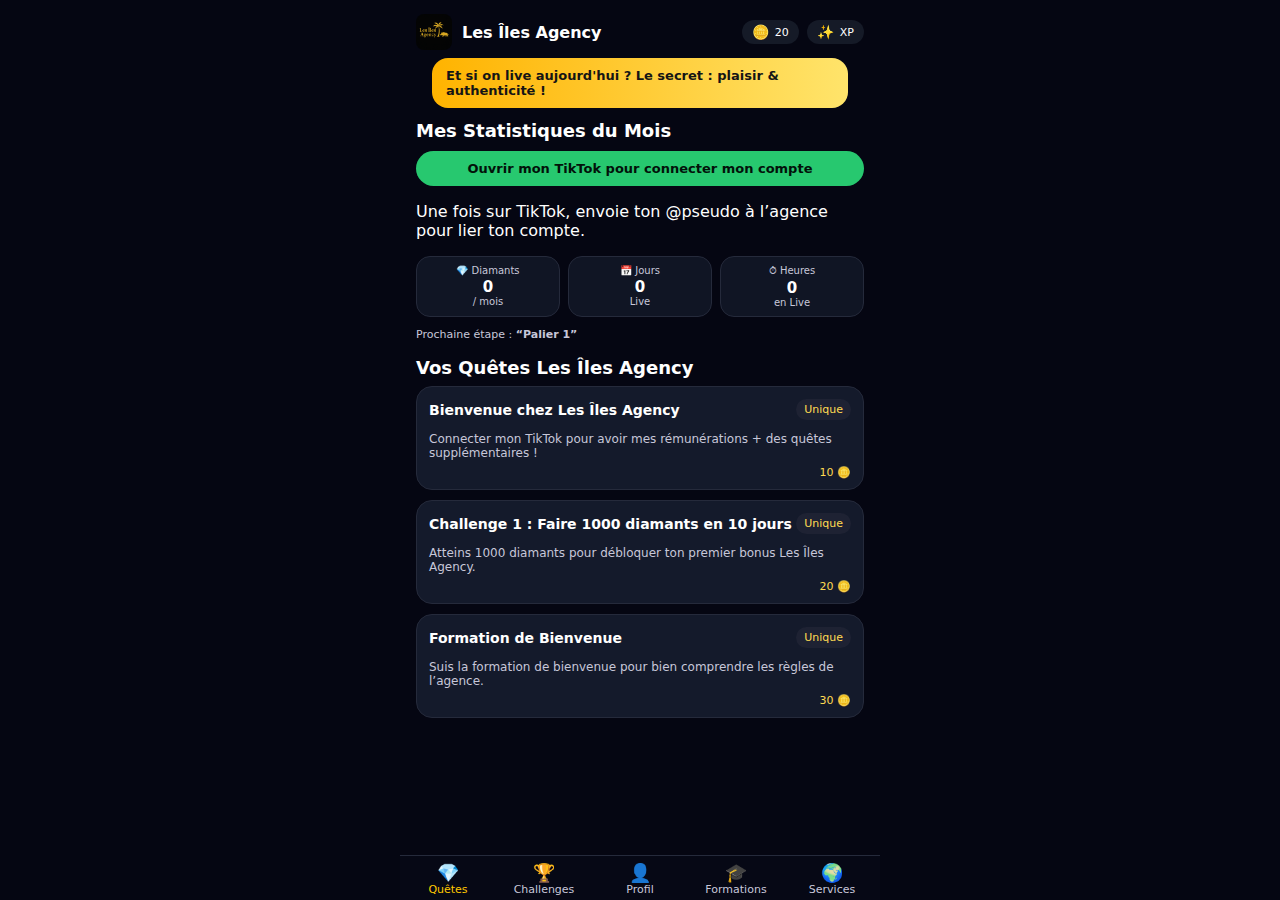
<file: index.html>
<!DOCTYPE html>
<html lang="fr">
<head>
  <meta charset="UTF-8" />
  <title>Les Îles Agency – Quêtes</title>
  <meta name="viewport" content="width=device-width, initial-scale=1" />
  <link rel="stylesheet" href="styles.css" />
</head>
<body>
  <div class="app">
    <header class="top-bar">
      <div class="logo-area">
        <img src="logo-les-iles.png" alt="Les Îles Agency" />
        <div class="agency-name">Les Îles Agency</div>
      </div>
      <div class="top-right">
        <div class="chip">
          <span class="icon">🪙</span>
          <span>20</span>
        </div>
        <div class="chip">
          <span class="icon">✨</span>
          <span>XP</span>
        </div>
      </div>
    </header>

    <main class="main">
      <section class="banner">
        Et si on live aujourd'hui ? Le secret : plaisir &amp; authenticité !
      </section>

      <h2 class="section-title">Mes Statistiques du Mois</h2>

  <a class="btn-primary" href="https://www.tiktok.com/@lesilesagency" target="_blank" rel="noopener">
    Ouvrir mon TikTok pour connecter mon compte
</a>

<p class="cta-help">
    Une fois sur TikTok, envoie ton @pseudo à l’agence pour lier ton compte.
</p>


      <div class="stats-cards">
        <div class="stat-card">
          <div class="stat-label">💎 Diamants</div>
          <div class="stat-value">0</div>
          <div class="stat-unit">/ mois</div>
        </div>
        <div class="stat-card">
          <div class="stat-label">📅 Jours</div>
          <div class="stat-value">0</div>
          <div class="stat-unit">Live</div>
        </div>
        <div class="stat-card">
          <div class="stat-label">⏱ Heures</div>
          <div class="stat-value">0</div>
          <div class="stat-unit">en Live</div>
        </div>
      </div>

      <p class="small-note">Prochaine étape : <strong>“Palier 1”</strong></p>

      <h2 class="section-title">Vos Quêtes Les Îles Agency</h2>

      <div class="quest-list">
        <article class="quest-card">
          <div class="quest-header">
            <div class="quest-title">Bienvenue chez Les Îles Agency</div>
            <div class="quest-badge">Unique</div>
          </div>
          <p class="quest-description">
            Connecter mon TikTok pour avoir mes rémunérations + des quêtes supplémentaires !
          </p>
          <div class="quest-footer">
            <span>10 🪙</span>
          </div>
        </article>

        <article class="quest-card">
          <div class="quest-header">
            <div class="quest-title">Challenge 1 : Faire 1000 diamants en 10 jours</div>
            <div class="quest-badge">Unique</div>
          </div>
          <p class="quest-description">
            Atteins 1000 diamants pour débloquer ton premier bonus Les Îles Agency.
          </p>
          <div class="quest-footer">
            <span>20 🪙</span>
          </div>
        </article>

        <article class="quest-card">
          <div class="quest-header">
            <div class="quest-title">Formation de Bienvenue</div>
            <div class="quest-badge">Unique</div>
          </div>
          <p class="quest-description">
            Suis la formation de bienvenue pour bien comprendre les règles de l’agence.
          </p>
          <div class="quest-footer">
            <span>30 🪙</span>
          </div>
        </article>
      </div>
    </main>

    <nav class="bottom-nav">
      <a href="index.html" class="nav-item active">
        <span class="icon">💎</span>
        Quêtes
      </a>
      <a href="challenges.html" class="nav-item">
        <span class="icon">🏆</span>
        Challenges
      </a>
      <a href="profil.html" class="nav-item">
        <span class="icon">👤</span>
        Profil
      </a>
      <a href="formations.html" class="nav-item">
        <span class="icon">🎓</span>
        Formations
      </a>
      <a href="services.html" class="nav-item">
        <span class="icon">🌍</span>
        Services
      </a>
    </nav>
  </div>
</body>
</html>
</file>
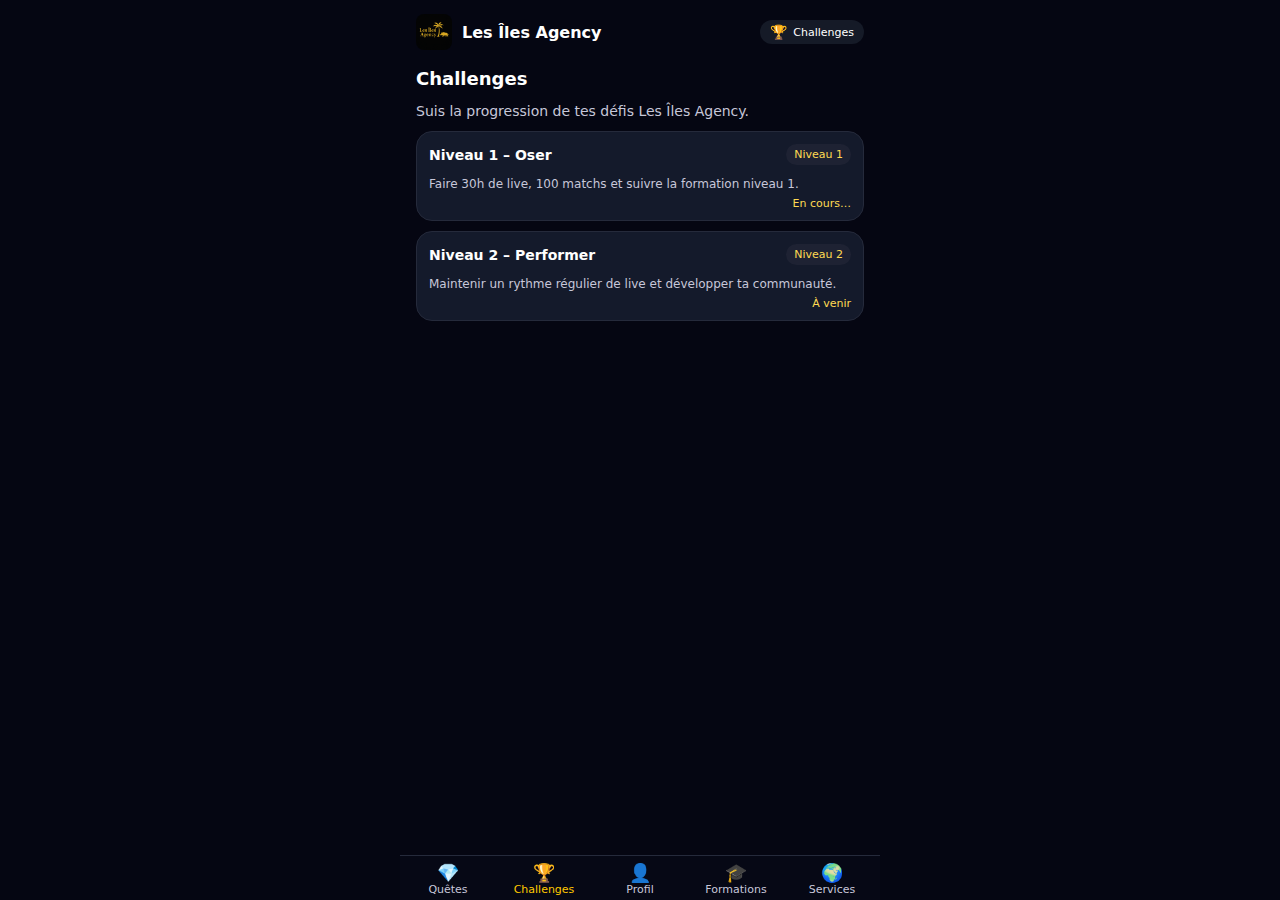
<file: challenges.html>
<!DOCTYPE html>
<html lang="fr">
<head>
  <meta charset="UTF-8" />
  <title>Les Îles Agency – Challenges</title>
  <meta name="viewport" content="width=device-width, initial-scale=1" />
  <link rel="stylesheet" href="styles.css" />
</head>
<body>
  <div class="app">
    <header class="top-bar">
      <div class="logo-area">
        <img src="logo-les-iles.png" alt="Les Îles Agency" />
        <div class="agency-name">Les Îles Agency</div>
      </div>
      <div class="top-right">
        <div class="chip">
          <span class="icon">🏆</span>
          <span>Challenges</span>
        </div>
      </div>
    </header>

    <main class="main">
      <h2 class="section-title">Challenges</h2>
      <p class="page-subtitle">
        Suis la progression de tes défis Les Îles Agency.
      </p>

      <div class="quest-list">
        <article class="quest-card">
          <div class="quest-header">
            <div class="quest-title">Niveau 1 – Oser</div>
            <div class="quest-badge">Niveau 1</div>
          </div>
          <p class="quest-description">
            Faire 30h de live, 100 matchs et suivre la formation niveau 1.
          </p>
          <div class="quest-footer">
            <span>En cours…</span>
          </div>
        </article>

        <article class="quest-card">
          <div class="quest-header">
            <div class="quest-title">Niveau 2 – Performer</div>
            <div class="quest-badge">Niveau 2</div>
          </div>
          <p class="quest-description">
            Maintenir un rythme régulier de live et développer ta communauté.
          </p>
          <div class="quest-footer">
            <span>À venir</span>
          </div>
        </article>
      </div>
    </main>

    <nav class="bottom-nav">
      <a href="index.html" class="nav-item">
        <span class="icon">💎</span>
        Quêtes
      </a>
      <a href="challenges.html" class="nav-item active">
        <span class="icon">🏆</span>
        Challenges
      </a>
      <a href="profil.html" class="nav-item">
        <span class="icon">👤</span>
        Profil
      </a>
      <a href="formations.html" class="nav-item">
        <span class="icon">🎓</span>
        Formations
      </a>
      <a href="services.html" class="nav-item">
        <span class="icon">🌍</span>
        Services
      </a>
    </nav>
  </div>
</body>
</html>
</file>
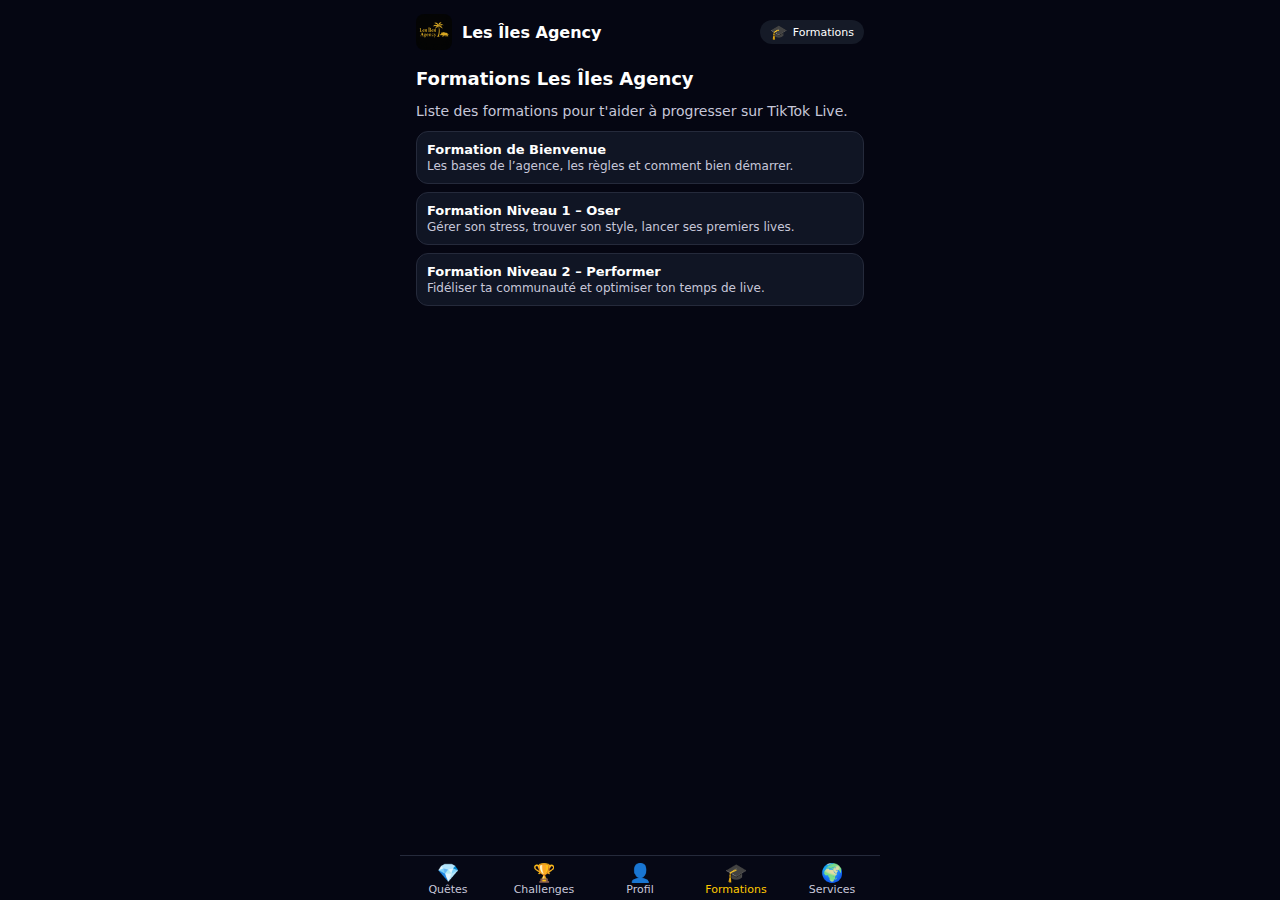
<file: formations.html>
<!DOCTYPE html>
<html lang="fr">
<head>
  <meta charset="UTF-8" />
  <title>Les Îles Agency – Formations</title>
  <meta name="viewport" content="width=device-width, initial-scale=1" />
  <link rel="stylesheet" href="styles.css" />
</head>
<body>
  <div class="app">
    <header class="top-bar">
      <div class="logo-area">
        <img src="logo-les-iles.png" alt="Les Îles Agency" />
        <div class="agency-name">Les Îles Agency</div>
      </div>
      <div class="top-right">
        <div class="chip">
          <span class="icon">🎓</span>
          <span>Formations</span>
        </div>
      </div>
    </header>

    <main class="main">
      <h2 class="section-title">Formations Les Îles Agency</h2>
      <p class="page-subtitle">
        Liste des formations pour t'aider à progresser sur TikTok Live.
      </p>

      <div class="simple-list">
        <div class="simple-list-item">
          <div class="simple-list-item-title">Formation de Bienvenue</div>
          <div class="simple-list-item-sub">
            Les bases de l’agence, les règles et comment bien démarrer.
          </div>
        </div>

        <div class="simple-list-item">
          <div class="simple-list-item-title">Formation Niveau 1 – Oser</div>
          <div class="simple-list-item-sub">
            Gérer son stress, trouver son style, lancer ses premiers lives.
          </div>
        </div>

        <div class="simple-list-item">
          <div class="simple-list-item-title">Formation Niveau 2 – Performer</div>
          <div class="simple-list-item-sub">
            Fidéliser ta communauté et optimiser ton temps de live.
          </div>
        </div>
      </div>
    </main>

    <nav class="bottom-nav">
      <a href="index.html" class="nav-item">
        <span class="icon">💎</span>
        Quêtes
      </a>
      <a href="challenges.html" class="nav-item">
        <span class="icon">🏆</span>
        Challenges
      </a>
      <a href="profil.html" class="nav-item">
        <span class="icon">👤</span>
        Profil
      </a>
      <a href="formations.html" class="nav-item active">
        <span class="icon">🎓</span>
        Formations
      </a>
      <a href="services.html" class="nav-item">
        <span class="icon">🌍</span>
        Services
      </a>
    </nav>
  </div>
</body>
</html>
</file>
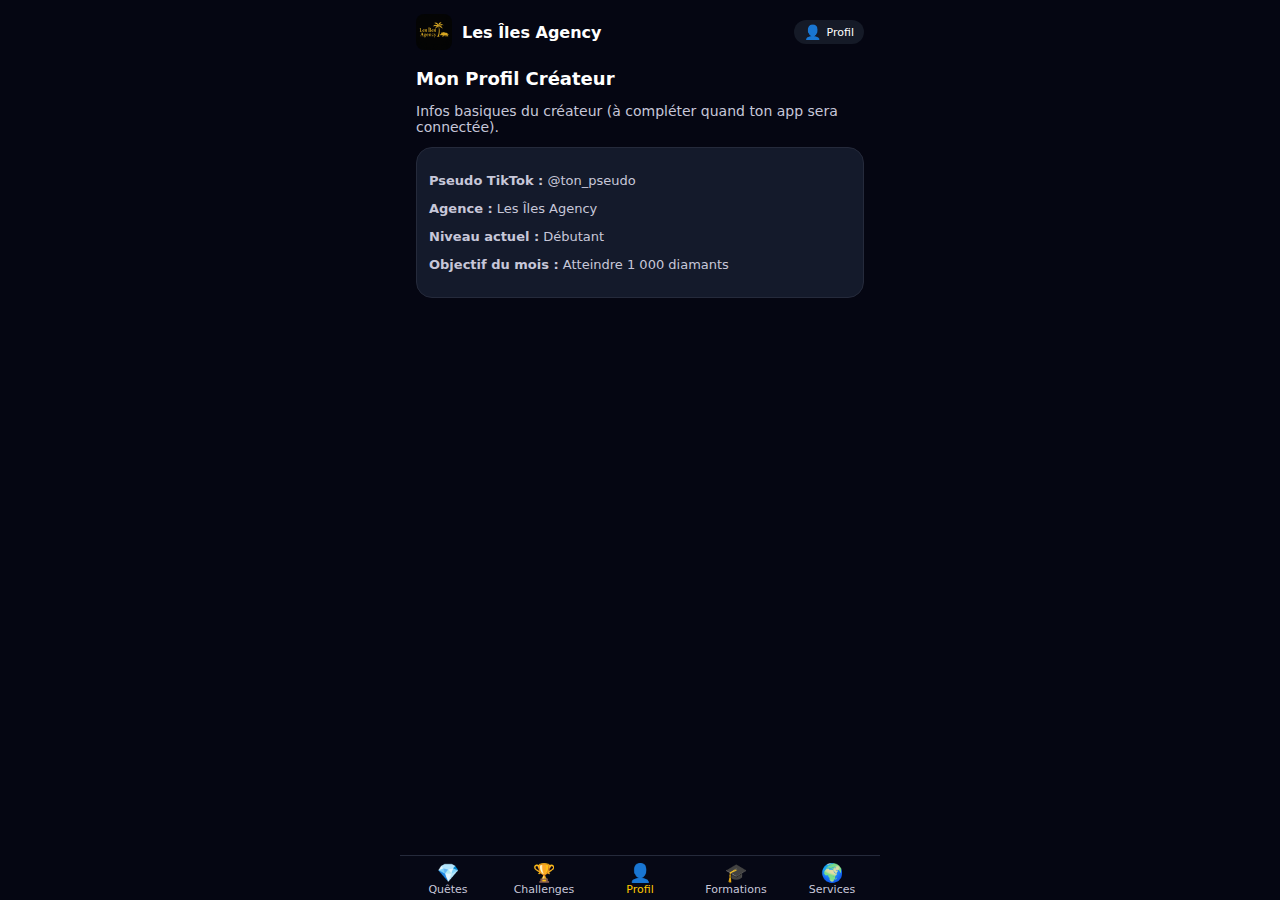
<file: profil.html>
<!DOCTYPE html>
<html lang="fr">
<head>
  <meta charset="UTF-8" />
  <title>Les Îles Agency – Profil</title>
  <meta name="viewport" content="width=device-width, initial-scale=1" />
  <link rel="stylesheet" href="styles.css" />
</head>
<body>
  <div class="app">
    <header class="top-bar">
      <div class="logo-area">
        <img src="logo-les-iles.png" alt="Les Îles Agency" />
        <div class="agency-name">Les Îles Agency</div>
      </div>
      <div class="top-right">
        <div class="chip">
          <span class="icon">👤</span>
          <span>Profil</span>
        </div>
      </div>
    </header>

    <main class="main">
      <h2 class="section-title">Mon Profil Créateur</h2>
      <p class="page-subtitle">
        Infos basiques du créateur (à compléter quand ton app sera connectée).
      </p>

      <div class="simple-card">
        <p><strong>Pseudo TikTok :</strong> @ton_pseudo</p>
        <p><strong>Agence :</strong> Les Îles Agency</p>
        <p><strong>Niveau actuel :</strong> Débutant</p>
        <p><strong>Objectif du mois :</strong> Atteindre 1 000 diamants</p>
      </div>
    </main>

    <nav class="bottom-nav">
      <a href="index.html" class="nav-item">
        <span class="icon">💎</span>
        Quêtes
      </a>
      <a href="challenges.html" class="nav-item">
        <span class="icon">🏆</span>
        Challenges
      </a>
      <a href="profil.html" class="nav-item active">
        <span class="icon">👤</span>
        Profil
      </a>
      <a href="formations.html" class="nav-item">
        <span class="icon">🎓</span>
        Formations
      </a>
      <a href="services.html" class="nav-item">
        <span class="icon">🌍</span>
        Services
      </a>
    </nav>
  </div>
</body>
</html>
</file>
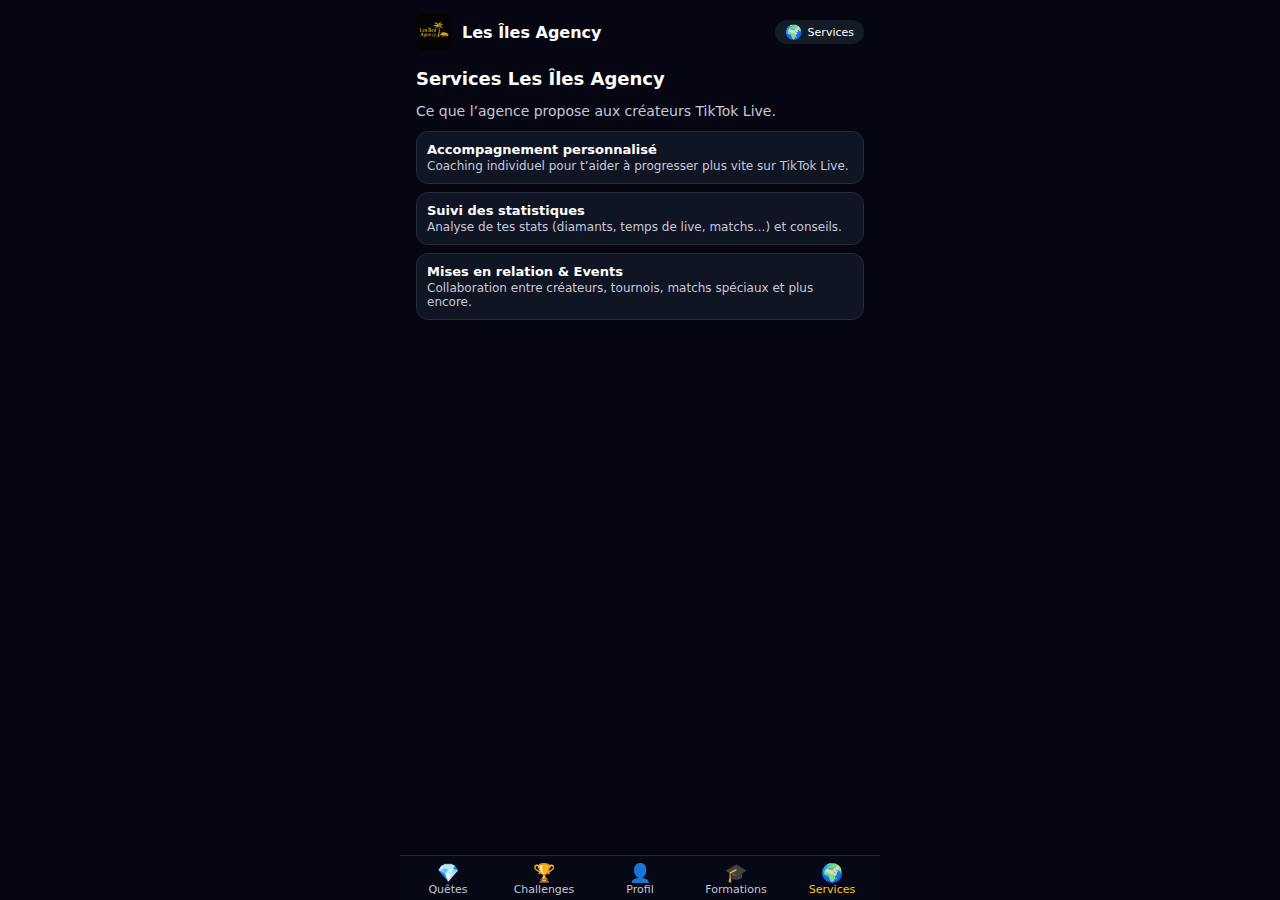
<file: services.html>
<!DOCTYPE html>
<html lang="fr">
<head>
  <meta charset="UTF-8" />
  <title>Les Îles Agency – Services</title>
  <meta name="viewport" content="width=device-width, initial-scale=1" />
  <link rel="stylesheet" href="styles.css" />
</head>
<body>
  <div class="app">
    <header class="top-bar">
      <div class="logo-area">
        <img src="logo-les-iles.png" alt="Les Îles Agency" />
        <div class="agency-name">Les Îles Agency</div>
      </div>
      <div class="top-right">
        <div class="chip">
          <span class="icon">🌍</span>
          <span>Services</span>
        </div>
      </div>
    </header>

    <main class="main">
      <h2 class="section-title">Services Les Îles Agency</h2>
      <p class="page-subtitle">
        Ce que l’agence propose aux créateurs TikTok Live.
      </p>

      <div class="simple-list">
        <div class="simple-list-item">
          <div class="simple-list-item-title">Accompagnement personnalisé</div>
          <div class="simple-list-item-sub">
            Coaching individuel pour t’aider à progresser plus vite sur TikTok Live.
          </div>
        </div>

        <div class="simple-list-item">
          <div class="simple-list-item-title">Suivi des statistiques</div>
          <div class="simple-list-item-sub">
            Analyse de tes stats (diamants, temps de live, matchs…) et conseils.
          </div>
        </div>

        <div class="simple-list-item">
          <div class="simple-list-item-title">Mises en relation & Events</div>
          <div class="simple-list-item-sub">
            Collaboration entre créateurs, tournois, matchs spéciaux et plus encore.
          </div>
        </div>
      </div>
    </main>

    <nav class="bottom-nav">
      <a href="index.html" class="nav-item">
        <span class="icon">💎</span>
        Quêtes
      </a>
      <a href="challenges.html" class="nav-item">
        <span class="icon">🏆</span>
        Challenges
      </a>
      <a href="profil.html" class="nav-item">
        <span class="icon">👤</span>
        Profil
      </a>
      <a href="formations.html" class="nav-item">
        <span class="icon">🎓</span>
        Formations
      </a>
      <a href="services.html" class="nav-item active">
        <span class="icon">🌍</span>
        Services
      </a>
    </nav>
  </div>
</body>
</html>
</file>
<file: styles.css>
:root {
  --bg: #050612;
  --bg-card: #101524;
  --bg-card-soft: #141a2b;
  --accent: #ffc800;
  --accent-soft: #ffda52;
  --text-main: #ffffff;
  --text-muted: #c7c7d9;
  --danger: #ff4b5c;
  --success: #27c86f;
  --border-soft: #252a3b;
  --nav-bg: #060815;
}

* {
  box-sizing: border-box;
}

body {
  margin: 0;
  padding: 0;
  background: var(--bg);
  color: var(--text-main);
  font-family: system-ui, -apple-system, BlinkMacSystemFont, "Segoe UI", sans-serif;
  display: flex;
  justify-content: center;
}

.app {
  width: 100%;
  max-width: 480px;
  min-height: 100vh;
  background: var(--bg);
  display: flex;
  flex-direction: column;
}

/* Top bar */

.top-bar {
  display: flex;
  align-items: center;
  justify-content: space-between;
  padding: 14px 16px 8px;
}

.logo-area {
  display: flex;
  align-items: center;
  gap: 10px;
}

.logo-area img {
  width: 36px;
  height: 36px;
  border-radius: 8px;
}

.agency-name {
  font-weight: 700;
  font-size: 16px;
}

.top-right {
  display: flex;
  gap: 8px;
}

.chip {
  display: flex;
  align-items: center;
  gap: 6px;
  padding: 4px 10px;
  border-radius: 999px;
  background: #151a27;
  font-size: 11px;
}

.chip span.icon {
  font-size: 14px;
}

/* Banner */

.banner {
  margin: 0 16px 12px;
  padding: 10px 14px;
  border-radius: 16px;
  background: linear-gradient(90deg, #ffb300, #ffe46b);
  color: #151515;
  font-size: 13px;
  font-weight: 600;
}

/* Main content */

.main {
  flex: 1;
  padding: 0 16px 76px; /* place pour la barre de navigation */
}

/* Section titres */

.section-title {
  font-size: 18px;
  font-weight: 700;
  margin: 10px 0 8px;
}

/* Statistiques */

.stats-cards {
  display: grid;
  grid-template-columns: repeat(3, 1fr);
  gap: 8px;
  margin-bottom: 6px;
}

.stat-card {
  background: var(--bg-card);
  border-radius: 14px;
  padding: 8px 6px;
  text-align: center;
  border: 1px solid var(--border-soft);
}

.stat-label {
  font-size: 10px;
  color: var(--text-muted);
  margin-bottom: 2px;
}

.stat-value {
  font-size: 15px;
  font-weight: 700;
}

.stat-unit {
  font-size: 10px;
  color: var(--text-muted);
}

/* Bouton principal */

.btn-primary {
  display: block;
  width: 100%;
  margin: 10px 0 14px;
  padding: 10px 14px;
  border-radius: 999px;
  border: none;
  font-size: 13px;
  font-weight: 600;
  background: var(--success);
  color: #02120a;
  text-align: center;
  text-decoration: none;
}

/* Cartes de quêtes */

.quest-list {
  display: flex;
  flex-direction: column;
  gap: 10px;
  margin-bottom: 16px;
}

.quest-card {
  background: var(--bg-card-soft);
  border-radius: 16px;
  padding: 12px 12px 10px;
  border: 1px solid var(--border-soft);
}

.quest-header {
  display: flex;
  justify-content: space-between;
  align-items: center;
  margin-bottom: 4px;
}

.quest-title {
  font-size: 14px;
  font-weight: 600;
}

.quest-badge {
  font-size: 11px;
  padding: 4px 8px;
  border-radius: 999px;
  background: #1e2233;
  color: var(--accent-soft);
}

.quest-description {
  font-size: 12px;
  color: var(--text-muted);
  margin-bottom: 6px;
}

.quest-footer {
  display: flex;
  justify-content: flex-end;
  align-items: center;
  gap: 4px;
  font-size: 11px;
  color: var(--accent-soft);
}

/* Bas de page texte */

.small-note {
  font-size: 11px;
  color: var(--text-muted);
  margin-bottom: 16px;
}

/* Navigation du bas */

.bottom-nav {
  position: fixed;
  bottom: 0;
  left: 50%;
  transform: translateX(-50%);
  width: 100%;
  max-width: 480px;
  background: var(--nav-bg);
  border-top: 1px solid var(--border-soft);
  display: flex;
  justify-content: space-around;
  padding: 6px 0 4px;
  z-index: 10;
}

.nav-item {
  flex: 1;
  text-align: center;
  font-size: 11px;
  color: var(--text-muted);
  text-decoration: none;
}

.nav-item span.icon {
  display: block;
  font-size: 18px;
}

.nav-item.active {
  color: var(--accent);
}

/* Titres de pages internes */

.page-subtitle {
  font-size: 14px;
  color: var(--text-muted);
  margin-bottom: 12px;
}

.simple-card {
  background: var(--bg-card-soft);
  border-radius: 16px;
  padding: 12px;
  border: 1px solid var(--border-soft);
  font-size: 13px;
  color: var(--text-muted);
}

.simple-list {
  display: flex;
  flex-direction: column;
  gap: 8px;
}

.simple-list-item {
  background: var(--bg-card);
  border-radius: 12px;
  padding: 10px 10px;
  border: 1px solid var(--border-soft);
  font-size: 13px;
}

.simple-list-item-title {
  font-weight: 600;
  margin-bottom: 2px;
}

.simple-list-item-sub {
  font-size: 12px;
  color: var(--text-muted);
}
</file>
